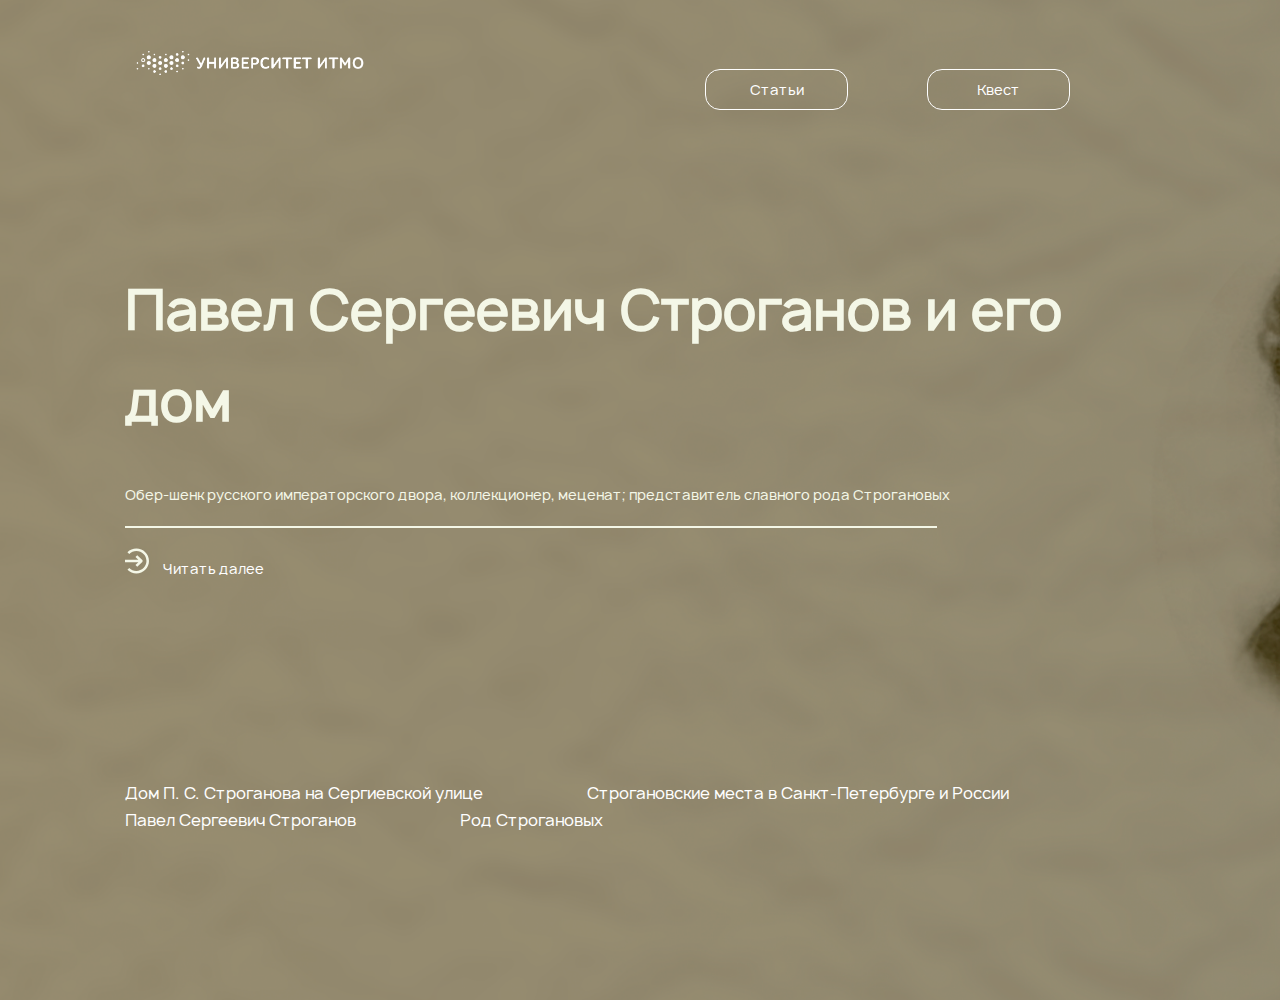
<file: Диплом/index.html>
<!DOCTYPE html>
<html lang="en">

<head>
    <meta charset="UTF-8">
    <meta http-equiv="X-UA-Compatible" content="IE=edge">
    <meta name="viewport" content="width=device-width, initial-scale=1.0">
    <link rel="stylesheet" href="style.css">
    <link rel="stylesheet" href="fonts.css">
    <link rel="stylesheet" href="https://cdn.jsdelivr.net/npm/bootstrap@4.1.3/dist/css/bootstrap.min.css" integrity="sha384-MCw98/SFnGE8fJT3GXwEOngsV7Zt27NXFoaoApmYm81iuXoPkFOJwJ8ERdknLPMO" crossorigin="anonymous">
    <title>Университет ИТМО</title>
</head>


<body>
    <div class="safearea">
        <div class="listheader">

            <!-- <div class="logo"> -->
            <img src="assets/img/logo-whiye.png" width="250px" alt="" class="logo_img" />
            <!-- </div> -->

            <div class="knop">
                <a class="ghost-button" href="#">Статьи</a>
                <a class="ghost-button" href="#">Квест</a>
            </div>
            <div class="titles">
                <h1 class="title_main">Павел Сергеевич Строганов и его дом</h1>
                <h3 class="title_help">Обер-шенк русского императорского двора, коллекционер, меценат; представитель славного рода Строгановых</h3>
                <div class="line"></div>
                <div class="nextbtn">
                    <img src="assets/img/next.svg" alt="#" class="nextsvg">
                    <a href="#" class="nextbutton">Читать далее</a>
                </div>
            </div>
            <div class="urls">
                <ul class="articles">
                    <li><a href="pages/house/house.html" class="article">Дом П. С. Строганова на Сергиевской улице</a></li>
                    <li><a href="#" class="article">Строгановские места в Санкт-Петербурге и России</a></li>
                    <li><a href="#" class="article">Павел Сергеевич Строганов</a></li>
                    <li><a href="pages/family/family.html" class="article">Род Строгановых</a></li>
                </ul>
            </div>
        </div>
    </div>

    <!-- <div class="container-fluid">
        <div class="row">
            <div class="col-lg-3">

                <div class="column3">
                    <div class="search-widget">
                        <p>Не нашли нужную статью? Введите в поиск ключевые слова, чтобы найти подходящую</p>
                    </div>
                    <div class="textfield-search">
                        <p class="element-search">Интерьер...</p>
                    </div>
                </div>
            </div>
        </div>
    </div> -->
</body>

</html>

</div>
</body>

</html>
</file>
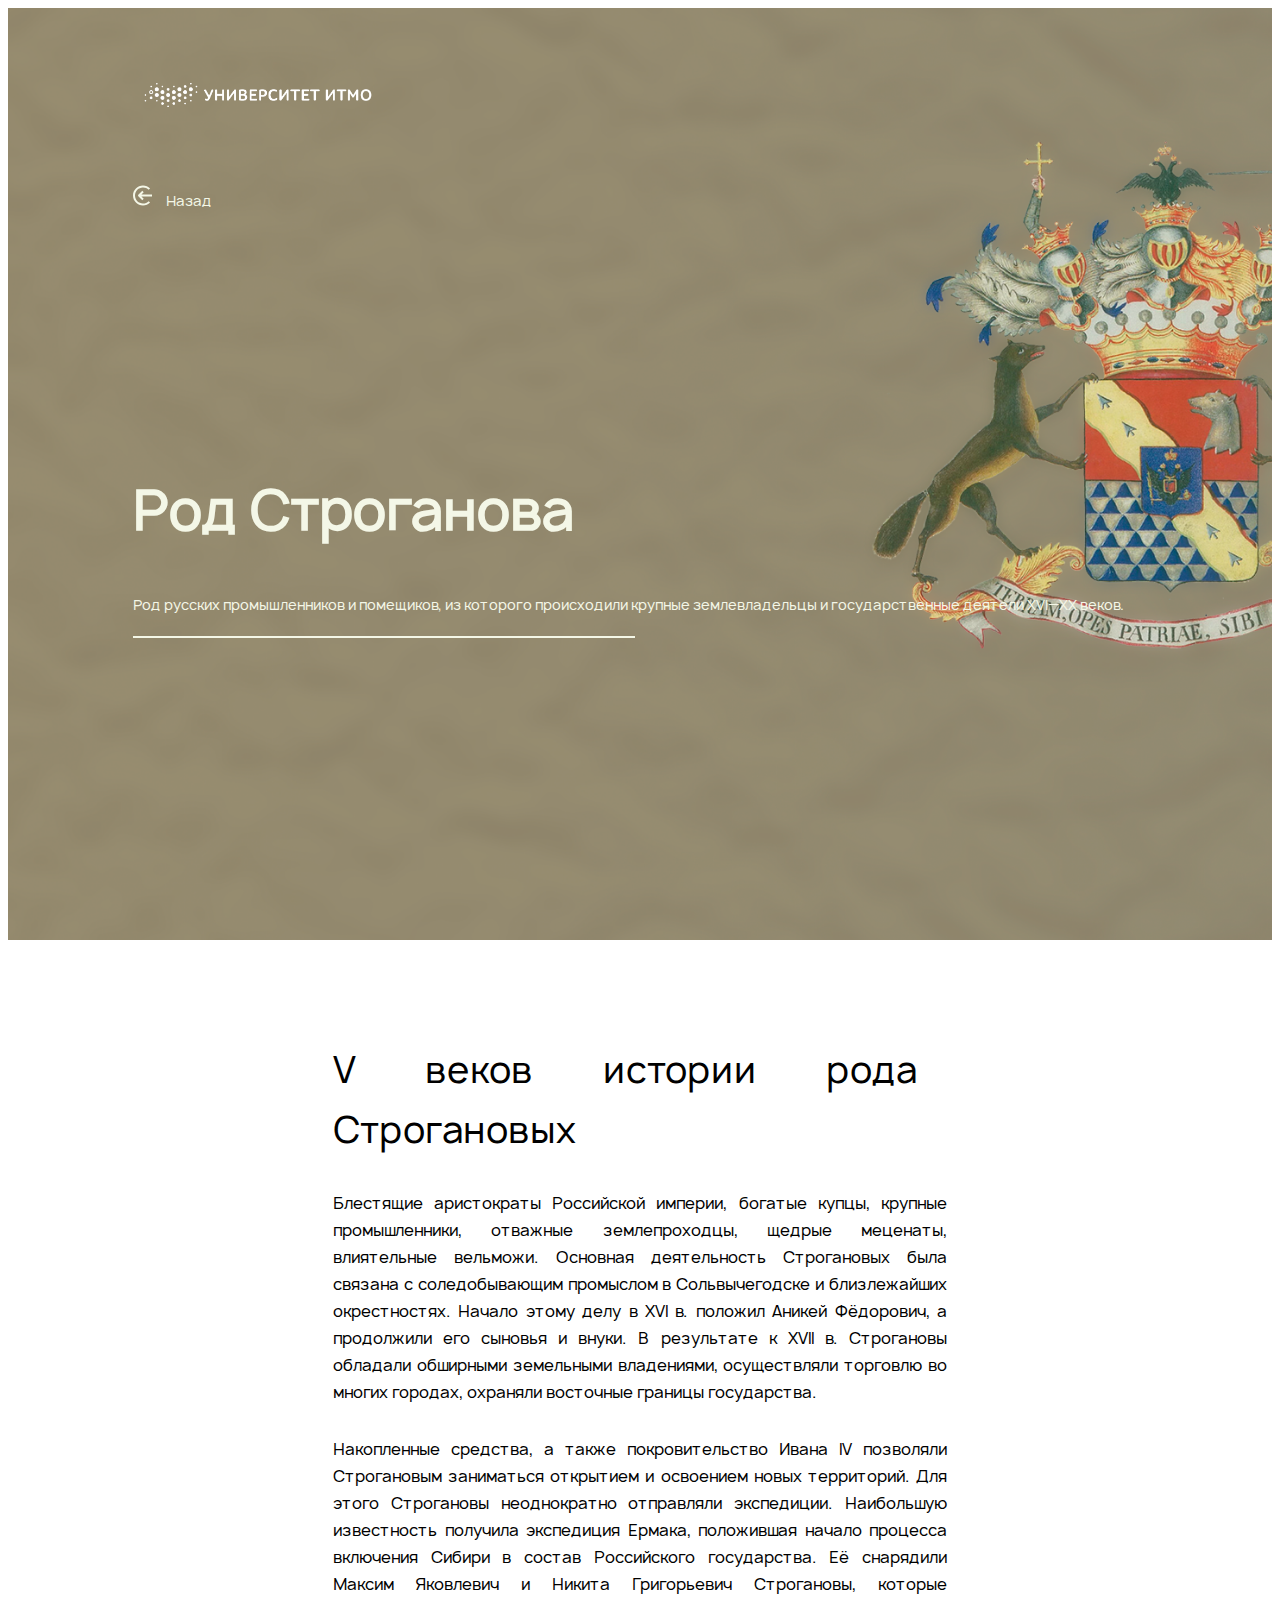
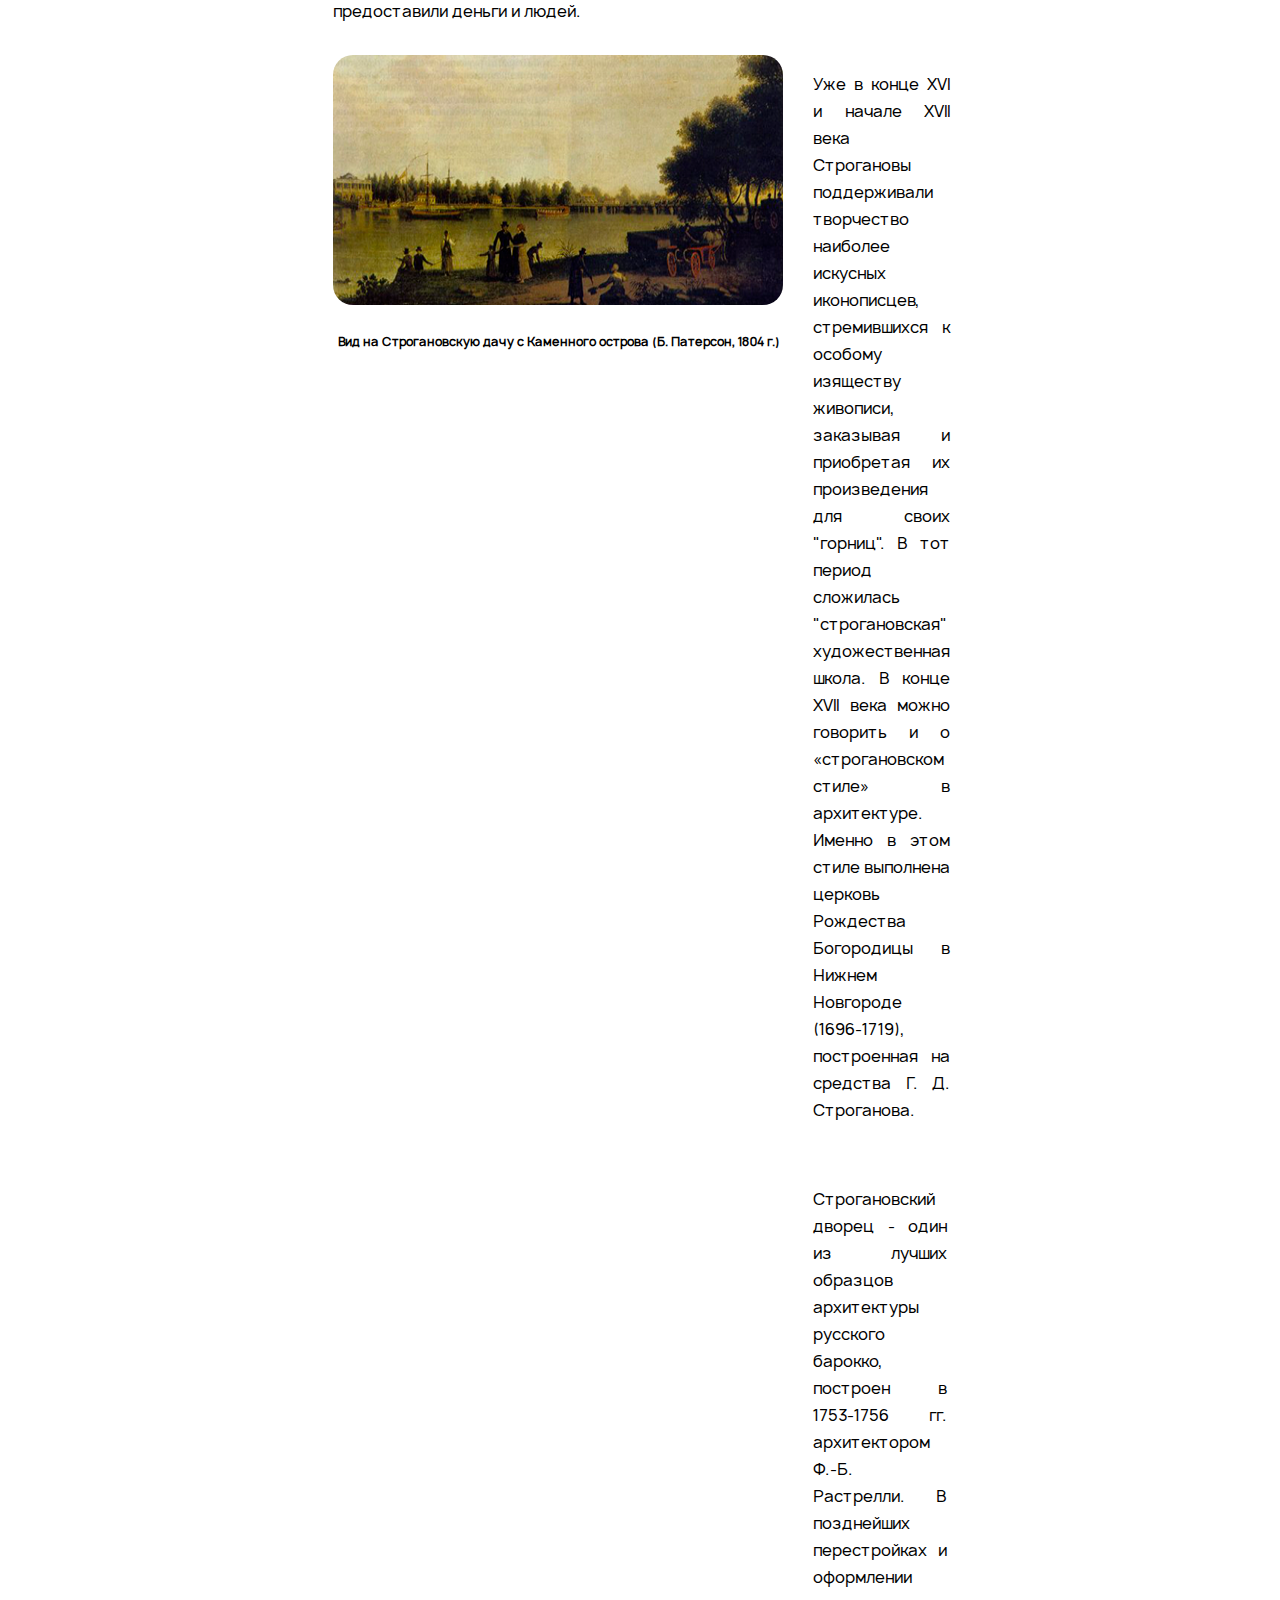
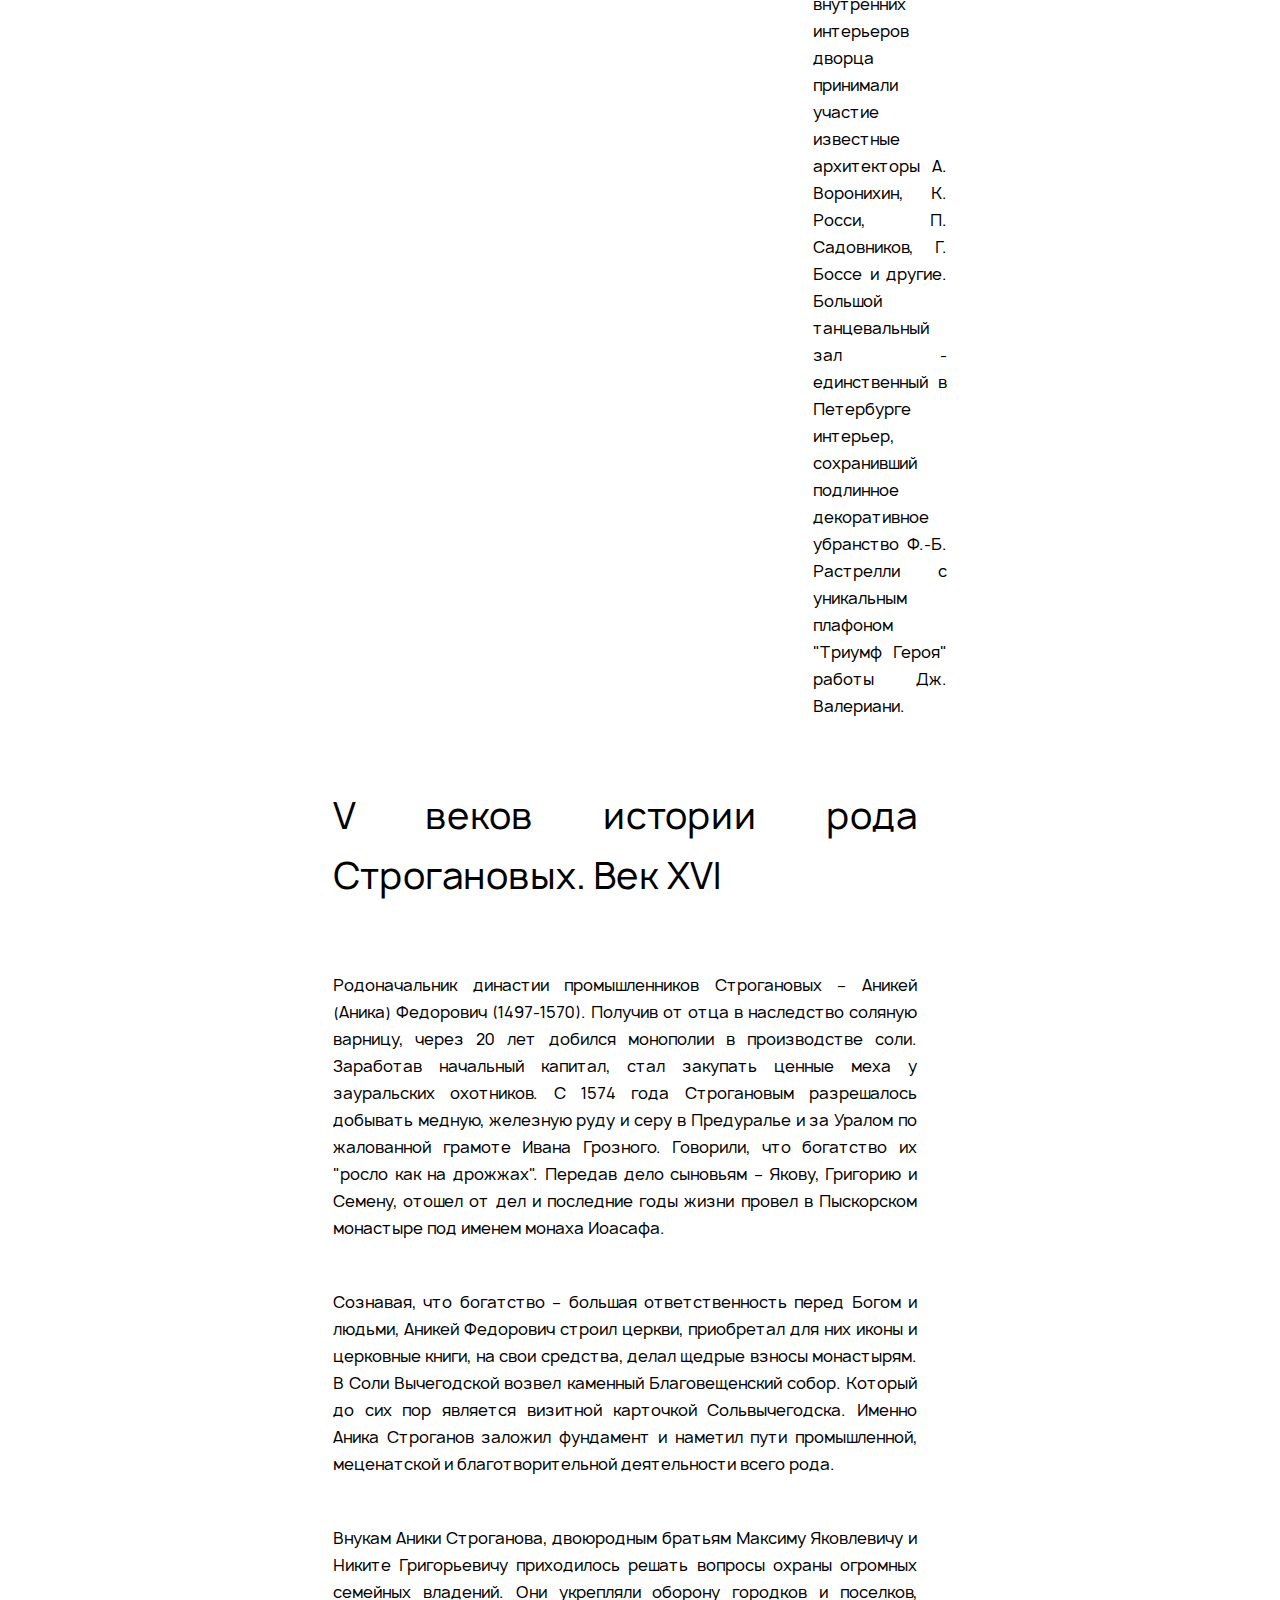
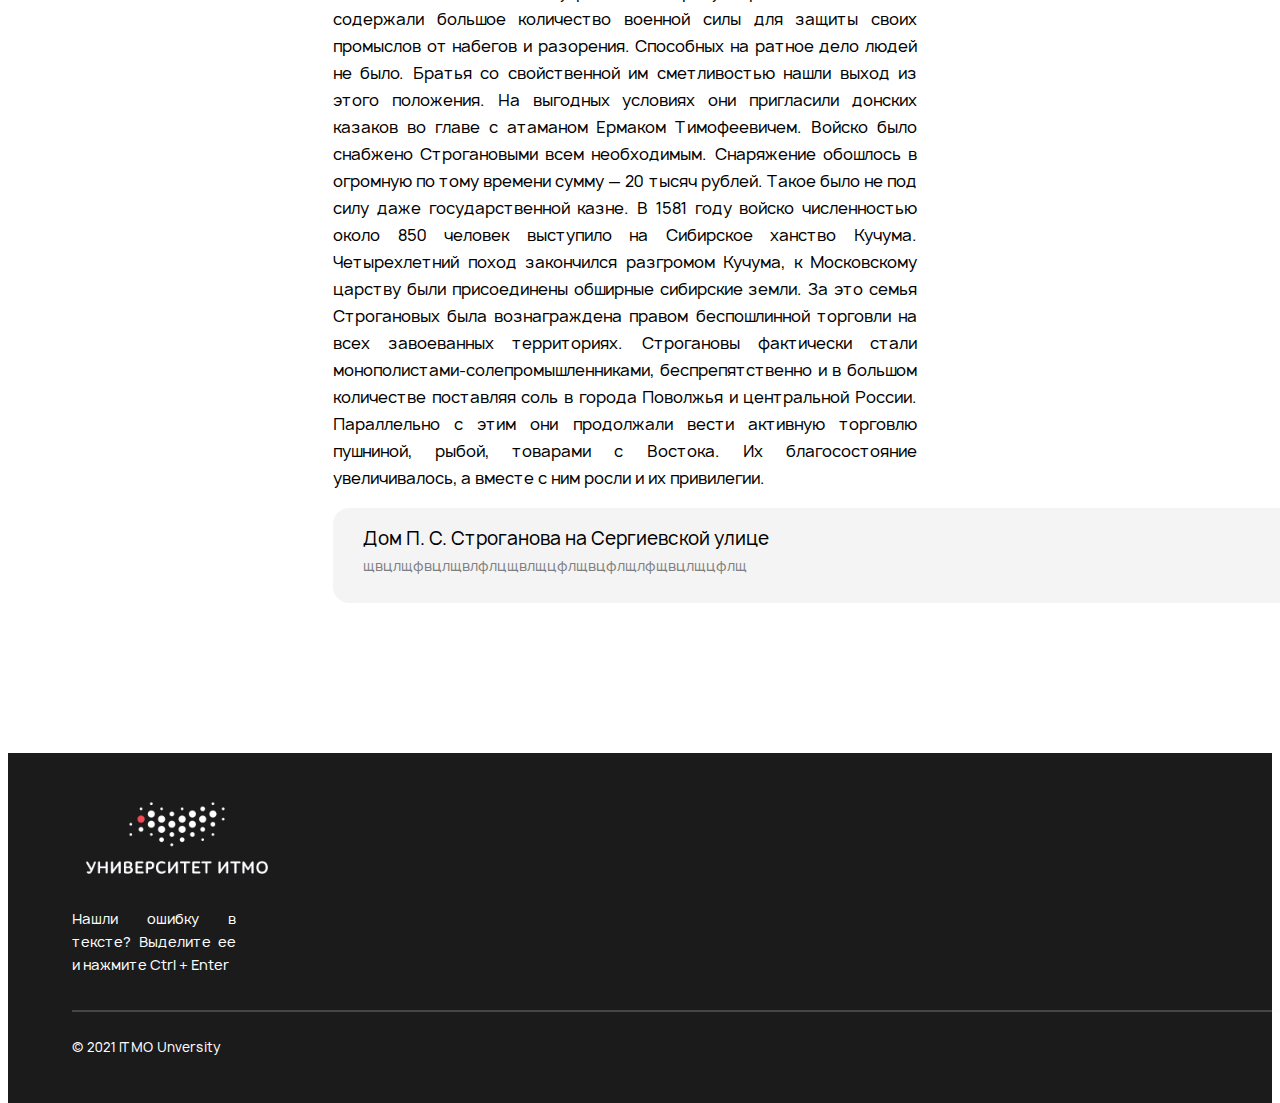
<file: Диплом/pages/family/family.html>
<!DOCTYPE html>
<html lang="en">

<head>
    <meta charset="UTF-8">
    <meta http-equiv="X-UA-Compatible" content="IE=edge">
    <meta name="viewport" content="width=device-width, initial-scale=1.0">
    <link rel="stylesheet" href="style.css">
    <link rel="stylesheet" href="../../fonts.css">
    <link rel="stylesheet" href="https://cdn.jsdelivr.net/npm/bootstrap@4.1.3/dist/css/bootstrap.min.css" integrity="sha384-MCw98/SFnGE8fJT3GXwEOngsV7Zt27NXFoaoApmYm81iuXoPkFOJwJ8ERdknLPMO" crossorigin="anonymous">
    <title>Род Строгановых</title>
</head>

<body>
    <div class="container-fluid">
        <div class="listheader2">
            <a href="#">
                <div class="logo">
                    <img src="../../assets/img/logo-whiye.png" alt="" width="250px" class="logo_img" />
                </div>
            </a>

            <div class="nextbtn">
                <img src="../../assets/img/next.svg" alt="#" class="nextsvg">
                <a href="../../index.html" class="nextbutton">Назад</a>
            </div>
            <div class="titles">
                <h1 class="title_main">Род Строганова</h1>
                <h3 class="title_help">Род русских промышленников и помещиков, из которого происходили крупные землевладельцы и государственные деятели XVI—XX веков.</h3>
                <div class="line"></div>

            </div>
        </div>
    </div>
    <div class="container-fluid2">
        <div class="listheader">
            <div class="subject5">
                <h class="title-veka">
                    V веков истории рода Строгановых
                </h>
            </div>
            <div class="subject2">
                <p>Блестящие аристократы Российской империи, богатые купцы, крупные промышленники, отважные землепроходцы, щедрые меценаты, влиятельные вельможи. Основная деятельность Строгановых была связана с соледобывающим промыслом в Сольвычегодске и
                    близлежайших окрестностях. Начало этому делу в XVI в. положил Аникей Фёдорович, а продолжили его сыновья и внуки. В результате к XVII в. Строгановы обладали обширными земельными владениями, осуществляли торговлю во многих городах,
                    охраняли восточные границы государства.</p>
            </div>
            <div class="subject2">
                <p> Накопленные средства, а также покровительство Ивана IV позволяли Строгановым заниматься открытием и освоением новых территорий. Для этого Строгановы неоднократно отправляли экспедиции. Наибольшую известность получила экспедиция Ермака,
                    положившая начало процесса включения Сибири в состав Российского государства. Её снарядили Максим Яковлевич и Никита Григорьевич Строгановы, которые предоставили деньги и людей.</p>
            </div>

            <div class="picture1-block">
                <img src="../../assets/img/виднастрогановдачу.png" alt="" class="picture1">
                <div class="picture1-info">
                    <p>Вид на Строгановскую дачу с Каменного острова (Б. Патерсон, 1804 г.)</p>
                </div>
            </div>
            <div class="subject3">
                <p>Уже в конце XVI и начале XVII века Строгановы поддерживали творчество наиболее искусных иконописцев, стремившихся к особому изяществу живописи, заказывая и приобретая их произведения для своих "горниц". В тот период сложилась "строгановская"
                    художественная школа. В конце XVII века можно говорить и о «строгановском стиле» в архитектуре. Именно в этом стиле выполнена церковь Рождества Богородицы в Нижнем Новгороде (1696-1719), построенная на средства Г. Д. Строганова.
                </p>
            </div>
            <div class="subject4">
                <p>Строгановский дворец - один из лучших образцов архитектуры русского барокко, построен в 1753-1756 гг. архитектором Ф.-Б. Растрелли. В позднейших перестройках и оформлении внутренних интерьеров дворца принимали участие известные архитекторы
                    А. Воронихин, К. Росси, П. Садовников, Г. Боссе и другие. Большой танцевальный зал - единственный в Петербурге интерьер, сохранивший подлинное декоративное убранство Ф.-Б. Растрелли с уникальным плафоном "Триумф Героя" работы Дж. Валериани.
                </p>
            </div>
            <!-- <div class="picture2-block">
                <img src="../../assets/img//А.С.Строганов.jpg" alt="" class="picture2" width="350px">
                <div class="picture2-info">
                    <p> Александр Сергеевич Строганов (1733 - 1811)</p>
                </div>
            </div> -->
            <!-- <div class="subject5">
                <p class="main-p"> Александр Сергеевич Строганов (1733 - 1811) стал одним и из выдающихся русских меценатов , он покровительствовал талантам в различных искусствах. В конце ХVIII века граф Строганов открыл свои коллекции для публики "для общей пользы". В
                    1800 году Павел I назначил его Президентом Петербургской Академии художеств. Павел I также возложил на А. С. Строганова сооружение памятника А.В.Суворову и строительство Казанского собора (1800-1811). Формально строительство субсидировало
                    царское правительство, фактически - граф А. С. Строганов. В осуществление грандиозной постройки граф вложил львиную долю своего состояния. Архитектор собора- А.Н. Воронихин, бывший крепостной графа А.С. Строганова.
                </p>
            </div> -->

            <div class="subject6">
                <h class="title-veka">
                    V веков истории рода Строгановых. Век XVI
                </h>
            </div>

            <div class="subject6">
                <p>Родоначальник династии промышленников Строгановых – Аникей (Аника) Федорович (1497-1570). Получив от отца в наследство соляную варницу, через 20 лет добился монополии в производстве соли. Заработав начальный капитал, стал закупать ценные
                    меха у зауральских охотников. С 1574 года Строгановым разрешалось добывать медную, железную руду и серу в Предуралье и за Уралом по жалованной грамоте Ивана Грозного. Говорили, что богатство их "росло как на дрожжах". Передав дело
                    сыновьям – Якову, Григорию и Семену, отошел от дел и последние годы жизни провел в Пыскорском монастыре под именем монаха Иоасафа. </p>
            </div>
            <div class="subject7">
                <p>Сознавая, что богатство – большая ответственность перед Богом и людьми, Аникей Федорович строил церкви, приобретал для них иконы и церковные книги, на свои средства, делал щедрые взносы монастырям. В Соли Вычегодской возвел каменный Благовещенский
                    собор. Который до сих пор является визитной карточкой Сольвычегодска. Именно Аника Строганов заложил фундамент и наметил пути промышленной, меценатской и благотворительной деятельности всего рода.
                </p>
            </div>
            <div class="subject7">
                <p>Внукам Аники Строганова, двоюродным братьям Максиму Яковлевичу и Никите Григорьевичу приходилось решать вопросы охраны огромных семейных владений. Они укрепляли оборону городков и поселков, содержали большое количество военной силы для
                    защиты своих промыслов от набегов и разорения. Способных на ратное дело людей не было. Братья со свойственной им сметливостью нашли выход из этого положения. На выгодных условиях они пригласили донских казаков во главе с атаманом Ермаком
                    Тимофеевичем. Войско было снабжено Строгановыми всем необходимым. Снаряжение обошлось в огромную по тому времени сумму — 20 тысяч рублей. Такое было не под силу даже государственной казне. В 1581 году войско численностью около 850
                    человек выступило на Сибирское ханство Кучума. Четырехлетний поход закончился разгромом Кучума, к Московскому царству были присоединены обширные сибирские земли. За это семья Строгановых была вознаграждена правом беспошлинной торговли
                    на всех завоеванных территориях. Строгановы фактически стали монополистами-солепромышленниками, беспрепятственно и в большом количестве поставляя соль в города Поволжья и центральной России. Параллельно с этим они продолжали вести
                    активную торговлю пушниной, рыбой, товарами с Востока. Их благосостояние увеличивалось, а вместе с ним росли и их привилегии.</p>
            </div>
            <!-- <div class="picture3-block">
                <img src="../../assets/img/surikov.png" alt="" class="picture1" width="350px">
                <div class="picture3-info">
                    <p> Суриков В.И. «Покорение Сибири Ермаком», 1895 г. СПб, Русский Музей</p>
                </div>
            </div> -->
            <div class="next-article">
                <p class="next-h1">Дом П. С. Строганова на Сергиевской улице</p>
                <p class="next-h2">щвцлщфвцлщвлфлцщвлщцфлщвцфлщлфщвцлщцфлщ</p>
                <button type="button" class="block">Читать</button>
            </div>
        </div>
    </div>
    <div class="container-fluid3">
        <div class="footer-pooper">
            <img src="../../assets/img/logo-full.png" width="200px" alt="" class="logo_img_footer" />
            <p class="excep">Нашли ошибку в тексте? Выделите ее и нажмите Ctrl + Enter</p>
            <div class="line-footer"></div>
            <p class="rules">© 2021 ITMO Unversity</p>
        </div>
    </div>

</body>

</html>
</file>
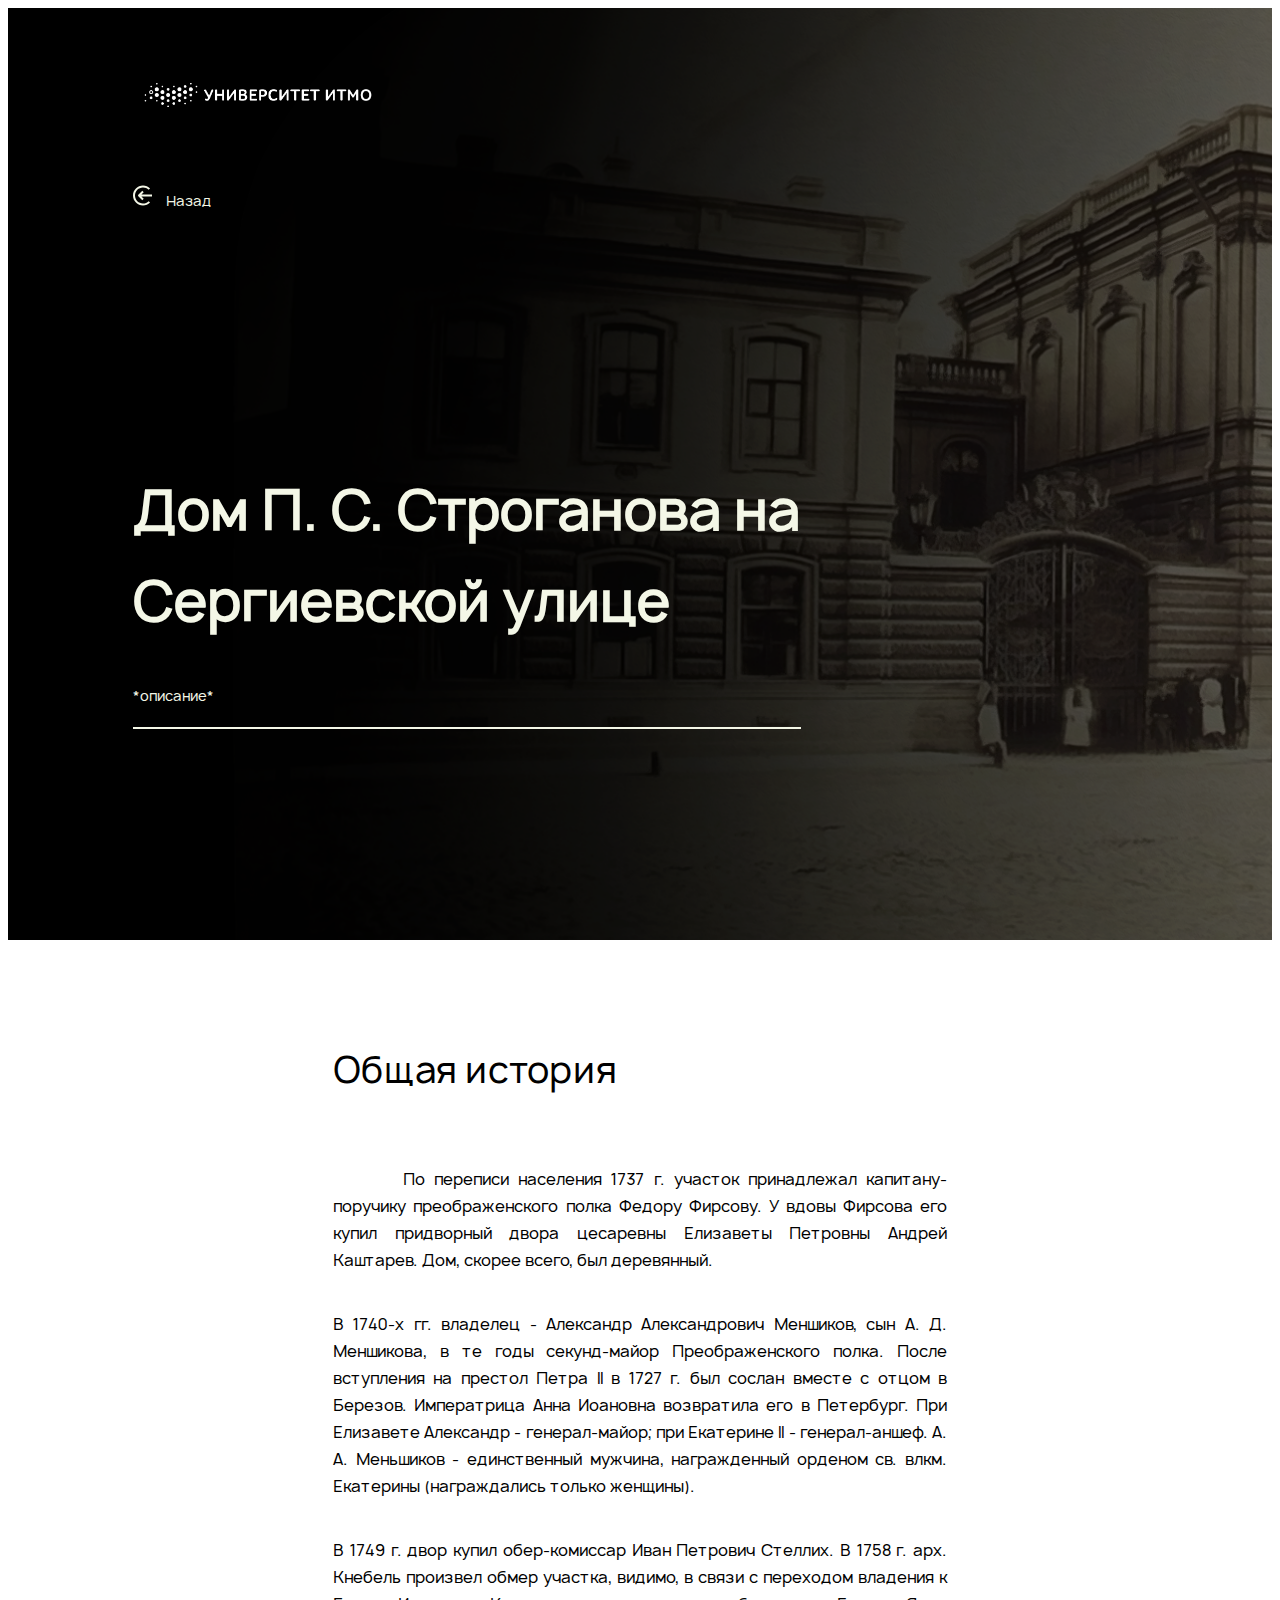
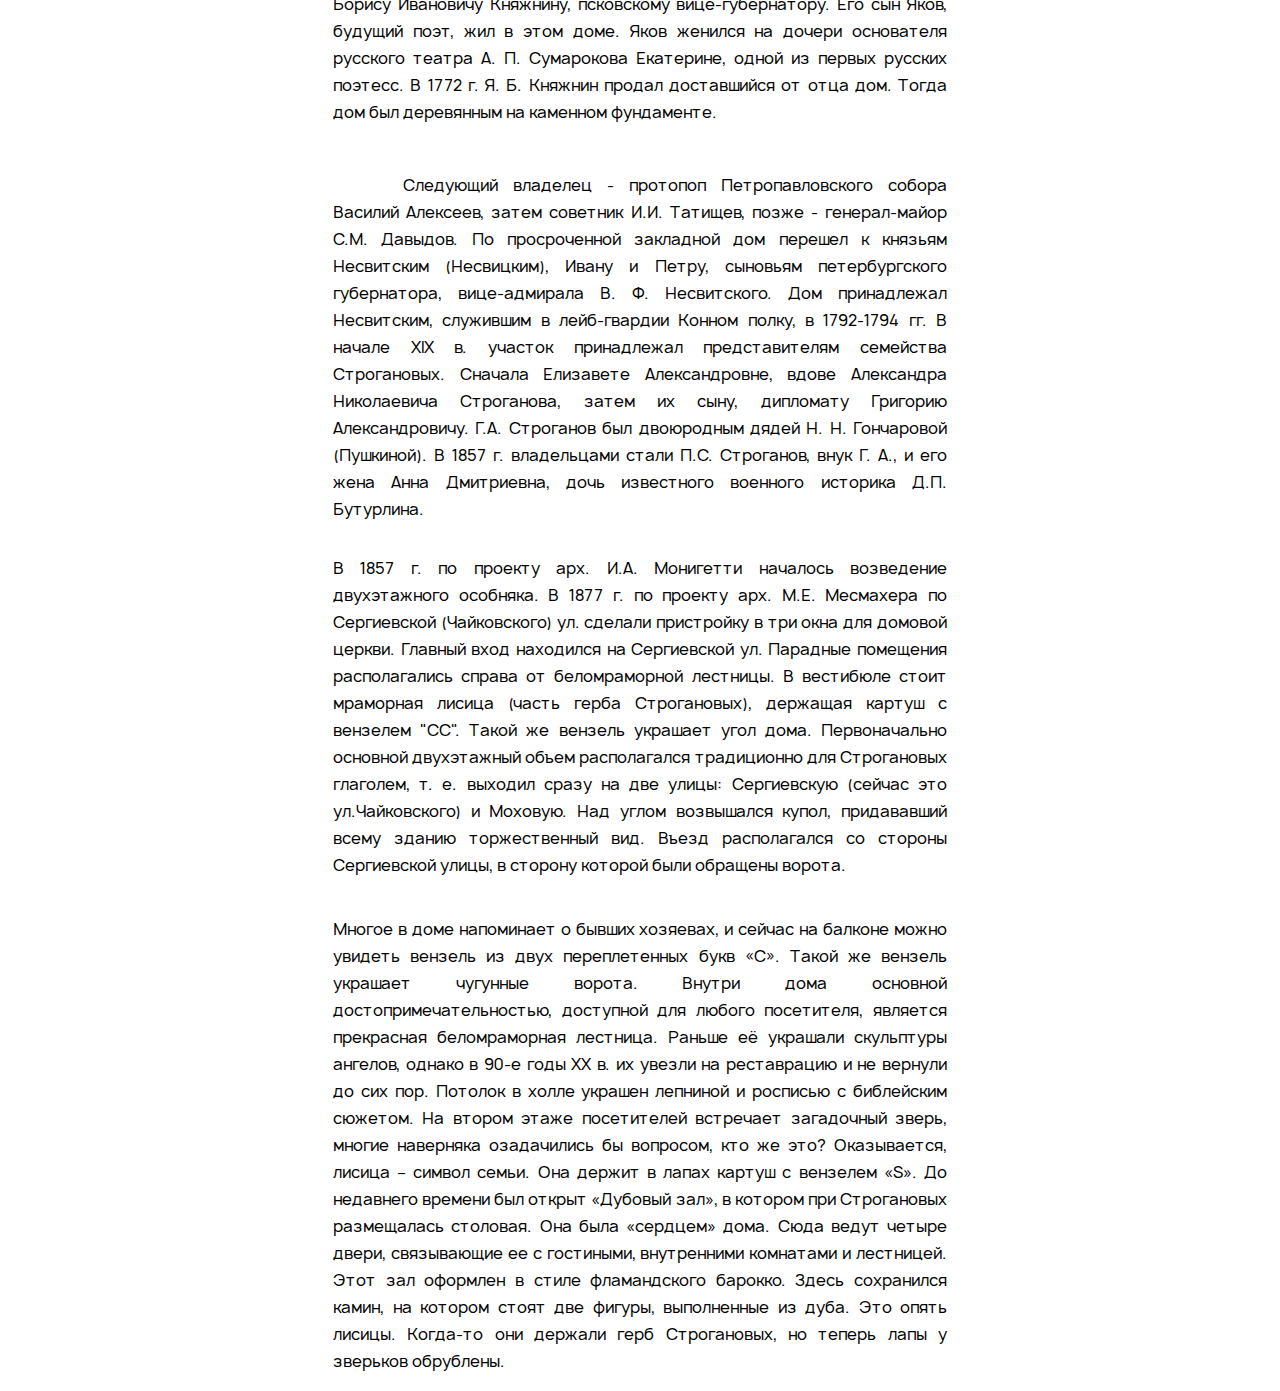
<file: Диплом/pages/house/house.html>
<!DOCTYPE html>
<html lang="en">

<head>
    <meta charset="UTF-8">
    <meta http-equiv="X-UA-Compatible" content="IE=edge">
    <meta name="viewport" content="width=device-width, initial-scale=1.0">
    <link rel="stylesheet" href="style.css">
    <link rel="stylesheet" href="../../fonts.css">
    <link rel="stylesheet" href="https://cdn.jsdelivr.net/npm/bootstrap@4.1.3/dist/css/bootstrap.min.css" integrity="sha384-MCw98/SFnGE8fJT3GXwEOngsV7Zt27NXFoaoApmYm81iuXoPkFOJwJ8ERdknLPMO" crossorigin="anonymous">
    <title>Дом Строганова</title>
</head>

<body>
    <div class="container-fluid">
        <div class="listheader2">
            <a href="#">
                <div class="logo">
                    <img src="../../assets/img/logo-whiye.png" alt="" width="250px" class="logo_img" />
                </div>
            </a>

            <div class="nextbtn">
                <img src="../../assets/img/next.svg" alt="#" class="nextsvg">
                <a href="../../index.html" class="nextbutton">Назад</a>
            </div>
            <div class="titles">
                <h1 class="title_main">Дом П. С. Строганова на Сергиевской улице</h1>
                <h3 class="title_help">*описание*</h3>
                <div class="line"></div>

            </div>
        </div>
    </div>
    <div class="container-fluid2">
        <div class="listheader">
            <div class="subject5">
                <h class="title-veka">
                    Общая история
                </h>
            </div>
            <div class="subject6">
                <p>По переписи населения 1737 г. участок принадлежал капитану-поручику преображенского полка Федору Фирсову. У вдовы Фирсова его купил придворный двора цесаревны Елизаветы Петровны Андрей Каштарев. Дом, скорее всего, был деревянный.</p>
            </div>
            <div class="subject7">
                <p> В 1740-х гг. владелец - Александр Александрович Меншиков, сын А. Д. Меншикова, в те годы секунд-майор Преображенского полка. После вступления на престол Петра II в 1727 г. был сослан вместе с отцом в Березов. Императрица Анна Иоановна
                    возвратила его в Петербург. При Елизавете Александр - генерал-майор; при Екатерине II - генерал-аншеф. А. А. Меньшиков - единственный мужчина, награжденный орденом св. влкм. Екатерины (награждались только женщины).</p>
            </div>
            <div class="subject7">
                <p>В 1749 г. двор купил обер-комиссар Иван Петрович Стеллих. В 1758 г. арх. Кнебель произвел обмер участка, видимо, в связи с переходом владения к Борису Ивановичу Княжнину, псковскому вице-губернатору. Его сын Яков, будущий поэт, жил в этом
                    доме. Яков женился на дочери основателя русского театра А. П. Сумарокова Екатерине, одной из первых русских поэтесс. В 1772 г. Я. Б. Княжнин продал доставшийся от отца дом. Тогда дом был деревянным на каменном фундаменте.

                </p>
            </div>
            <div class="subject2">
                <p>Следующий владелец - протопоп Петропавловского собора Василий Алексеев, затем советник И.И. Татищев, позже - генерал-майор С.М. Давыдов. По просроченной закладной дом перешел к князьям Несвитским (Несвицким), Ивану и Петру, сыновьям петербургского
                    губернатора, вице-адмирала В. Ф. Несвитского. Дом принадлежал Несвитским, служившим в лейб-гвардии Конном полку, в 1792-1794 гг. В начале XIX в. участок принадлежал представителям семейства Строгановых. Сначала Елизавете Александровне,
                    вдове Александра Николаевича Строганова, затем их сыну, дипломату Григорию Александровичу. Г.А. Строганов был двоюродным дядей Н. Н. Гончаровой (Пушкиной). В 1857 г. владельцами стали П.С. Строганов, внук Г. А., и его жена Анна Дмитриевна,
                    дочь известного военного историка Д.П. Бутурлина.
                </p>
            </div>
            <div class="subject7">
                <p>
                    В 1857 г. по проекту арх. И.А. Монигетти началось возведение двухэтажного особняка. В 1877 г. по проекту арх. М.Е. Месмахера по Сергиевской (Чайковского) ул. сделали пристройку в три окна для домовой церкви. Главный вход находился на Сергиевской ул. Парадные
                    помещения располагались справа от беломраморной лестницы. В вестибюле стоит мраморная лисица (часть герба Строгановых), держащая картуш с вензелем "СС". Такой же вензель украшает угол дома. Первоначально основной двухэтажный объем
                    располагался традиционно для Строгановых глаголем, т. е. выходил сразу на две улицы: Сергиевскую (сейчас это ул.Чайковского) и Моховую. Над углом возвышался купол, придававший всему зданию торжественный вид. Въезд располагался со стороны
                    Сергиевской улицы, в сторону которой были обращены ворота.


                </p>
            </div>
            <div class="subject7">
                <p>
                    Многое в доме напоминает о бывших хозяевах, и сейчас на балконе можно увидеть вензель из двух переплетенных букв «С». Такой же вензель украшает чугунные ворота. Внутри дома основной достопримечательностью, доступной для любого посетителя, является прекрасная
                    беломраморная лестница. Раньше её украшали скульптуры ангелов, однако в 90-е годы ХХ в. их увезли на реставрацию и не вернули до сих пор. Потолок в холле украшен лепниной и росписью с библейским сюжетом. На втором этаже посетителей
                    встречает загадочный зверь, многие наверняка озадачились бы вопросом, кто же это? Оказывается, лисица – символ семьи. Она держит в лапах картуш с вензелем «S». До недавнего времени был открыт «Дубовый зал», в котором при Строгановых
                    размещалась столовая. Она была «сердцем» дома. Сюда ведут четыре двери, связывающие ее с гостиными, внутренними комнатами и лестницей. Этот зал оформлен в стиле фламандского барокко. Здесь сохранился камин, на котором стоят две фигуры,
                    выполненные из дуба. Это опять лисицы. Когда-то они держали герб Строгановых, но теперь лапы у зверьков обрублены.


                </p>
            </div>
        </div>
    </div>
</body>

</html>
</file>
<file: Диплом/style.css>
body {
    margin: 0;
}

.listheader {
    margin-left: 125px;
    margin-right: 125px;
}

.logo_img {
    height: 7%;
    /* margin-top: 55px; */
}

.logotype {
    width: 400px;
}

.knop {
    display: inline-block;
    margin-left: 251px;
}

.nextbtn {
    margin-top: 20px;
    width: 234px;
}

ul {
    margin: 0;
    padding: 0;
}

.nextbutton {
    font-family: "ManropeRegular";
    font-size: 14px;
    padding-left: 10px;
    color: #F4F7E7;
    text-decoration: none!important;
}

.nextsvg {
    width: 24px;
}

.line {
    border: #F4F7E7 solid 1px;
    width: 810px;
    margin-top: 20px;
}

.titles {
    margin-top: 15%;
}

.title_main {
    font-family: "ManropeRegular";
    font-size: 54px;
    color: #F4F7E7;
}

.title_help {
    font-family: "ManropeRegular";
    font-size: 14px;
    color: #F4F7E7;
    font-weight: 100;
}

a {
    font-family: "ManropeRegular";
    outline: none;
    text-decoration: none;
    color: #fff;
}

.urls {
    margin-top: 200px;
}

li {
    margin-right: 100px;
    display: inline;
    width: 100px;
    height: 60px;
}

.article {
    font-size: 16px;
    font-weight: 500;
}

.ghost-button {
    font-family: "ManropeRegular";
    font-size: 14px;
    border-radius: 15px;
    margin-top: 69px;
    margin-left: 75px;
    display: inline-block;
    width: 125px;
    padding: 8px;
    color: #fff;
    border: 1px solid #fff;
    text-align: center;
    outline: none;
    text-decoration: none;
}

.element-search {
    padding-top: 50%;
    color: grey;
    font-size: 14px;
    font-family: "ManropeRegular";
}

.textfield-search {
    text-align: justify;
    width: 320px;
    border: grey solid 1px;
    border-radius: 8px;
}

.search-widget {
    width: 320px;
    text-align: justify;
}

.nextbutton,
.nextbutton:hover {
    text-decoration: none;
    color: #fff;
}

.article {
    transition: 1s;
    /* Время эффекта */
    text-align: center;
    text-decoration: none;
    color: #fff;
}

.article:hover {
    transform: scale(1.5);
    text-decoration: none;
    color: #fff;
}

.ghost-button:hover,
.ghost-button:active {
    text-decoration: none;
    color: #fff;
    background-color: #fff;
    color: #000;
}


/* body {
    height: 4000px;
} */

.safearea {
    background-image: url("assets/img/header.png");
    background-size: cover;
    width: 100%;
    height: 1000px;
    background-repeat: no-repeat;
}
</file>
<file: Диплом/fonts.css>
@font-face {
    font-family: "ManropeRegular";
    src: url("fonts/regular.ttf") format("truetype");
}

@font-face {
    font-family: "ManropeBold";
    src: url("fonts/bold.ttf") format("truetype");
}

@font-face {
    font-family: "ManropeLight";
    src: url("fonts/light.ttf") format("truetype");
}

@font-face {
    font-family: "RubikRegular";
    src: url("fonts/Rubik/Rubik-Regular.ttf") format("truetype");
}
</file>
<file: Диплом/pages/family/style.css>
.container-fluid {
    background-image: url("../../assets/img/family.png");
    background-size: cover;
    width: 100%;
    height: 932px;
    background-repeat: no-repeat;
}

.listheader {
    /* margin-left: 125px;
    margin-right: 125px; */
    margin-left: 325px;
    margin-right: 325px;
}

.listheader2 {
    margin-left: 125px;
    margin-right: 125px;
}

.logo_img {
    margin-top: 55px;
}

.nextbtn {
    margin-top: 50px;
}

.nextsvg {
    transform: scale(-1, 1);
}

.line {
    border: #F4F7E7 solid 1px;
    width: 500px;
    margin-top: 20px;
}

.block {
    margin-top: -45px;
    margin-right: 30px;
    float: right;
    color: white;
    display: block;
    width: 105px;
    border: none;
    background-color: #494949;
    border-radius: 8px;
    padding: 10px 24px;
    font-size: 16px;
    cursor: pointer;
    text-align: center;
}

.next-h1 {
    display: inline;
    padding-left: 30px;
    width: 600px;
    font-size: 18px;
    font-weight: 400;
}

.next-h2 {
    color: grey;
    font-weight: 200;
    margin-top: -55px;
    padding-left: 30px;
    margin: 0;
    width: 600px;
    font-size: 14px;
}

.next-article {
    padding-top: 15px;
    display: block;
    height: 80px;
    width: 1200px;
    background-color: #F4F4F4;
    border-radius: 16px;
}

body {
    height: 2300px;
}

.picture1-info {
    font-size: 12px;
    font-weight: bold;
    padding-top: 10px;
    width: 450px;
    height: 250px;
    text-align: center;
}

.picture1-block {
    width: 450px;
    height: 250px;
    margin-top: 30px;
}

.picture2-info {
    font-size: 12px;
    font-weight: bold;
    padding-top: 10px;
    width: 350px;
    height: 250px;
}

.picture2-block {
    text-align: center;
    float: right;
    width: 350px;
}

.picture3-block {
    margin-top: 15px;
    text-align: center;
    float: center;
    width: 550px;
}

.picture3-info {
    font-size: 12px;
    font-weight: bold;
    padding-top: 10px;
    width: 550px;
    height: 250px;
}

.subject3 {
    display: flex;
    margin-top: -250px;
    margin-left: 480px;
    text-align: justify;
    font-size: 16px;
}

.subject4 {
    display: flex;
    margin-top: 30px;
    margin-left: 480px;
    text-align: justify;
    font-size: 16px;
}

p {
    /* text-indent: 30px; */
}

.main-p {
    text-indent: 70px;
}

.main-p {
    font-size: 20px;
}

.subject5 {
    padding-right: 30px;
    display: flex;
    margin-top: 100px;
    text-align: justify;
    font-size: 16px;
}

.subject6 {
    padding-right: 30px;
    display: flex;
    margin-top: 50px;
    text-align: justify;
    font-size: 16px;
}

.subject7 {
    padding-right: 30px;
    display: flex;
    margin-top: 15px;
    text-align: justify;
    font-size: 16px;
}

.subject8 {
    padding-right: 30px;
    display: flex;
    margin-top: 15px;
    text-align: justify;
    font-size: 16px;
}

.title-veka {
    font-family: 'ManropeRegular';
    font-size: 36px;
}

.picture1 {
    width: 450px;
    height: 250px;
    border-radius: 20px;
}

.picture2 {
    border-radius: 20px;
}

a {
    font-family: "ManropeRegular";
    outline: none;
    text-decoration: none;
    color: #fff;
}

p {
    font-family: "ManropeRegular";
}

.subject1 {
    font-weight: 500;
    margin-top: 100px;
    width: 100%;
    text-align: justify;
}

.subject2 {
    margin-top: 30px;
    width: 100%;
    text-align: justify;
}

.title_main {
    font-family: "ManropeRegular";
    font-size: 54px;
    color: #F4F7E7;
}

.title_help {
    font-family: "ManropeRegular";
    font-size: 14px;
    color: #F4F7E7;
    font-weight: 100;
}

.titles {
    margin-top: 25%;
}

.nextbutton,
.nextbutton:hover {
    font-family: "ManropeRegular";
    font-size: 14px;
    padding-left: 10px;
    color: #F4F7E7;
    text-decoration: none!important;
    /* border: #fff 1px solid; */
}

.footer-pooper {
    margin-top: 150px;
    display: block;
    height: 350px;
    width: 100%;
    background-color: #1B1B1B;
}

.logo_img_footer {
    margin-top: -20px;
    margin-left: 64px;
}

.excep {
    margin-top: -30px;
    margin-left: 64px;
    font-weight: lighter;
    font-family: "ManropeRegular";
    font-size: 14px;
    color: white;
    width: 164px;
    text-align: justify;
}

.line-footer {
    display: block;
    border: #F4F7E7 solid 0.1px;
    opacity: 20%;
    width: 1792px;
    float: center;
    margin-top: 34px;
    margin-left: 64px;
    margin-right: 64px;
}

.rules {
    color: white;
    margin-left: 64px;
    margin-top: 24px;
    font-size: 13px;
}
</file>
<file: Диплом/pages/house/style.css>
.container-fluid {
    background-image: url("../../assets/img/castle.png");
    background-size: cover;
    width: 100%;
    height: 932px;
    background-repeat: no-repeat;
}

body {
    height: 2300px;
}

.subject5 {
    padding-right: 30px;
    display: flex;
    margin-top: 100px;
    text-align: justify;
    font-size: 16px;
}

.title-veka {
    font-family: 'ManropeRegular';
    font-size: 36px;
}

a {
    font-family: "ManropeRegular";
    outline: none;
    text-decoration: none;
    color: #fff;
}

p {
    font-family: "ManropeRegular";
}

.listheader {
    /* margin-left: 125px;
    margin-right: 125px; */
    margin-left: 325px;
    margin-right: 325px;
}

.subject2 {
    text-indent: 70px;
    margin-top: 30px;
    width: 100%;
    text-align: justify;
}

.listheader2 {
    margin-left: 125px;
    margin-right: 125px;
}

.logo_img {
    margin-top: 55px;
}

.nextbtn {
    margin-top: 50px;
}

.nextsvg {
    transform: scale(-1, 1);
}

.line {
    border: #F4F7E7 solid 1px;
    width: 666px;
    margin-top: 20px;
}

a {
    font-family: "ManropeRegular";
    outline: none;
    text-decoration: none;
    color: #fff;
}

.title_main {
    font-family: "ManropeRegular";
    font-size: 54px;
    color: #F4F7E7;
}

.title_help {
    font-family: "ManropeRegular";
    font-size: 14px;
    color: #F4F7E7;
    font-weight: 100;
}

.titles {
    margin-top: 25%;
}

.nextbutton,
.nextbutton:hover {
    font-family: "ManropeRegular";
    font-size: 14px;
    padding-left: 10px;
    color: #F4F7E7;
    text-decoration: none!important;
    /* border: #fff 1px solid; */
}

.subject6 {
    text-indent: 70px;
    display: flex;
    margin-top: 50px;
    text-align: justify;
    font-size: 16px;
}

.subject7 {
    display: flex;
    margin-top: 5px;
    text-align: justify;
    font-size: 16px;
}

.subject8 {
    display: flex;
    margin-top: 15px;
    text-align: justify;
    font-size: 16px;
}
</file>
